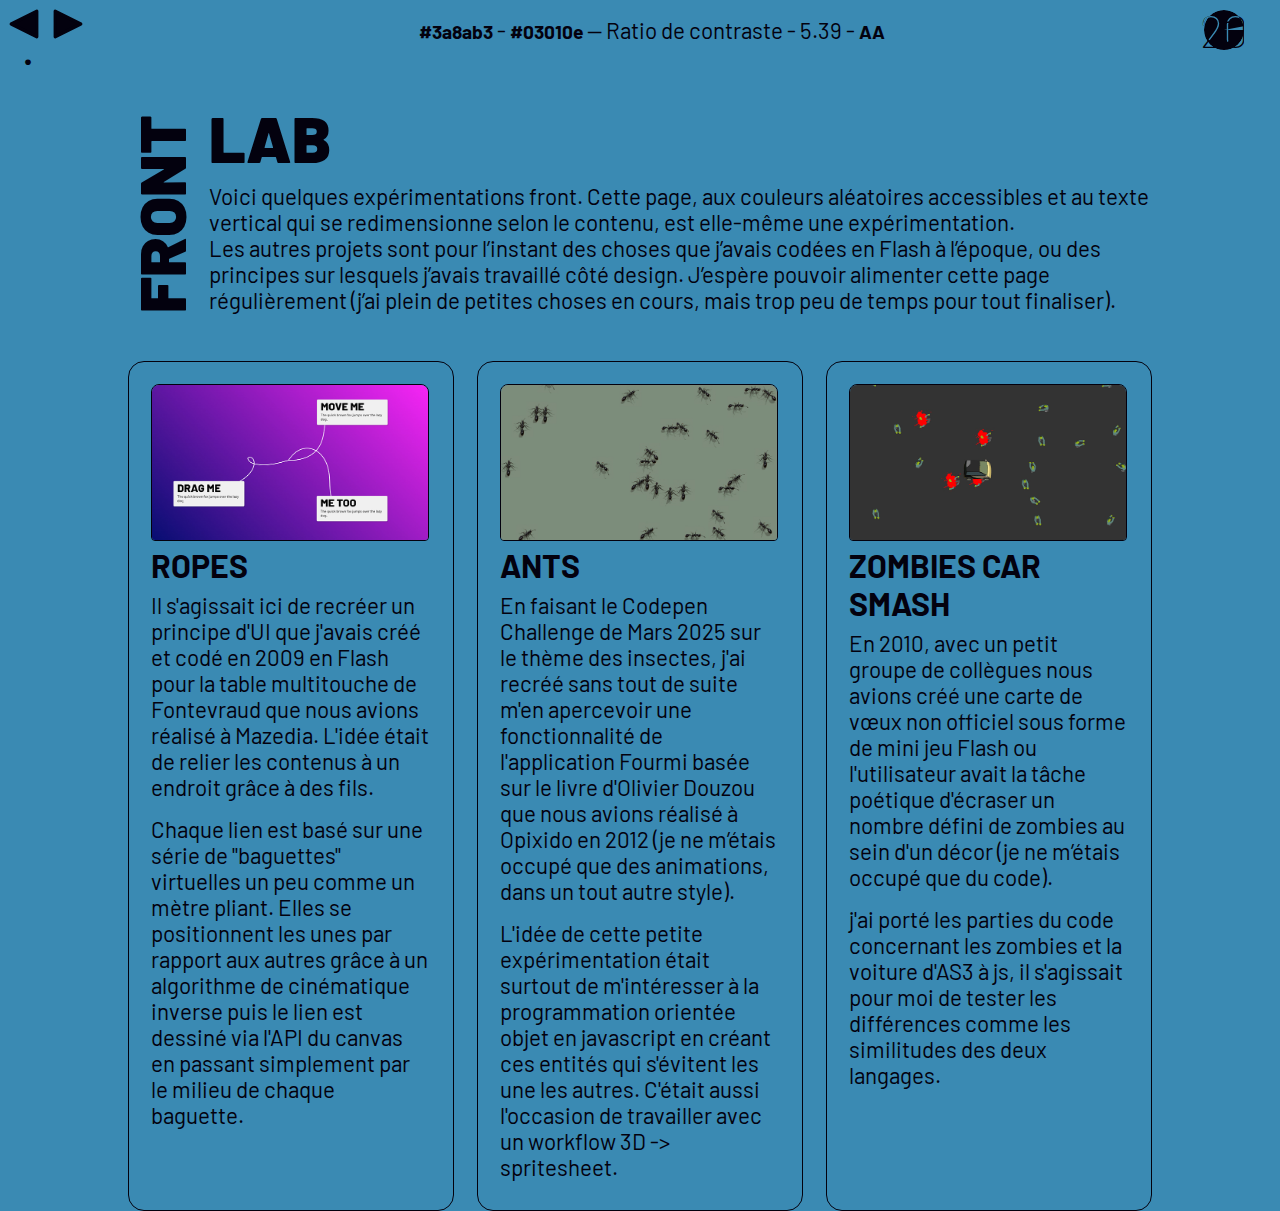
<file: index.html>
<!DOCTYPE html>
<html lang="en">
<head>
    <meta charset="UTF-8">
    <meta name="viewport" content="width=device-width, initial-scale=1.0">
    <title>Ghislain Gillet - Développeur full stack - portfolio</title>
    <link rel="stylesheet" href="resources/css/style.css">

    <meta name="viewport" content="width=device-width, initial-scale=1.0">
</head>
<body>
    <header>
      <p id="taille"></p>
        <div id="head">
          <div id="colorPlayer">
            <svg id="back" class="btns inactive" width="40" height="40" viewBox="0 0 50 50" fill="currentColor" stroke="currentColor" stroke-width="4" stroke-linecap="round" stroke-linejoin="round" xmlns="http://www.w3.org/2000/svg">
              <polygon points="36,4 36,36 4,20"  />
            </svg>
          
            <svg id="forward" class="btns" width="40" height="40" viewBox="0 0 50 50" fill="currentColor" stroke="currentColor" stroke-width="4" stroke-linecap="round" stroke-linejoin="round" xmlns="http://www.w3.org/2000/svg">
              <polygon points="4,4 4,36 36,20"  />
            </svg>
          
          </div>
          <p id="colors">#0faff6 - #191408 -- Ratio de contraste - 7.41 - AAA</p>
          
          <div id="countDown" class="btns">
            <span id="cd1">30</span>
              <svg id="pie">
                  <defs>
                      <mask class="progress"  id="circleMask">
                          <circle 
                              class="progress" 
                              cx="20" cy="20" r="10" 
                              fill="none"
                              stroke="white"
                              stroke-width="20"
                          /> 
                      </mask>
                    </defs>
              </svg>
              <div id="disk"></div>        
              <span id="cd2">30</span>
          </div>
        </div>

        <ul id="thmeesBtns" class="btns">
        </ul>
      </header>
      <main>
          <section id="presentation" class="marginTop-m">
            <div class="col">
              <h2 id="verticalText">FRONT</h2>
            </div>
            <div id="presentationContent">
              <!-- <h1><span id="firstname">GHISLAIN</span><span id="name">GILLET</span></h1> -->
              <h1>LAB</h1>
              <!-- <h1>EXPÉRIMENTATIONS</h1> -->
              
                <p class="marginTop-s">Voici quelques expérimentations front. Cette page, aux couleurs aléatoires accessibles et au texte vertical qui se redimensionne selon le contenu, est elle-même une expérimentation.</p>
                <p>Les autres projets sont pour l’instant des choses que j’avais codées en Flash à l’époque, ou des principes sur lesquels j’avais travaillé côté design. J’espère pouvoir alimenter cette page régulièrement (j’ai plein de petites choses en cours, mais trop peu de temps pour tout finaliser).

                  
                </p>    
             
            </div>
          </section>
          <section id="projets">
              <ul id="cardsContainer" class="marginTop-s">
                <li>
                  <a href="exp/ropes/">
                    <img src="resources/images/threads.jpg" >
                    <h3>ROPES</h3>
                    <p>Il s'agissait ici de recréer un principe d'UI que j'avais créé et codé en 2009 en Flash pour la table multitouche de Fontevraud que nous avions réalisé à Mazedia. L'idée était de relier les contenus à un endroit grâce à des fils.</p>
                    <p>Chaque lien est basé sur une série de "baguettes" virtuelles un peu comme un mètre pliant. Elles se positionnent les unes par rapport aux autres grâce à un algorithme de cinématique inverse puis le lien est dessiné via l'API du canvas en passant simplement par le milieu de chaque baguette.</p>
                  </a>
                </li>

                <li>
                  <a href="exp/ants/">
                  <img src="resources/images/ants.jpg" >
                  <h3>ANTS</h3>
                  <p>En faisant le Codepen Challenge de Mars 2025 sur le thème des insectes, j'ai recréé sans tout de suite m'en apercevoir une fonctionnalité de l'application Fourmi basée sur le livre d'Olivier Douzou que nous avions réalisé à Opixido en 2012 (je ne m’étais occupé que des animations, dans un tout autre style).</p>
                  <p>L'idée de cette petite expérimentation était surtout de m'intéresser à la programmation orientée objet en javascript en créant ces entités qui s'évitent les une les autres. C'était aussi l'occasion de travailler avec un workflow 3D -> spritesheet.</p>
                  </a>
                </li>

                <li>
                  <a href="exp/zombies/">
                    <img src="resources/images/zombies.jpg" >
                    <h3>ZOMBIES CAR SMASH</h3>
                    <p>En 2010, avec un petit groupe de collègues nous avions créé une carte de vœux non officiel sous forme de mini jeu Flash ou l'utilisateur avait la tâche poétique d'écraser un nombre défini de zombies au sein d'un décor (je ne m’étais occupé que du code).</p>
                    <p>j'ai porté les parties du code concernant les zombies et la voiture d'AS3 à js, il s'agissait pour moi de tester les différences comme les similitudes des deux langages.</p>
                  </a>
                </li>
              </ul>

          </section>
      <script type="module" src="./resources/js/main.js"></script>
</body>
</html>
</file>
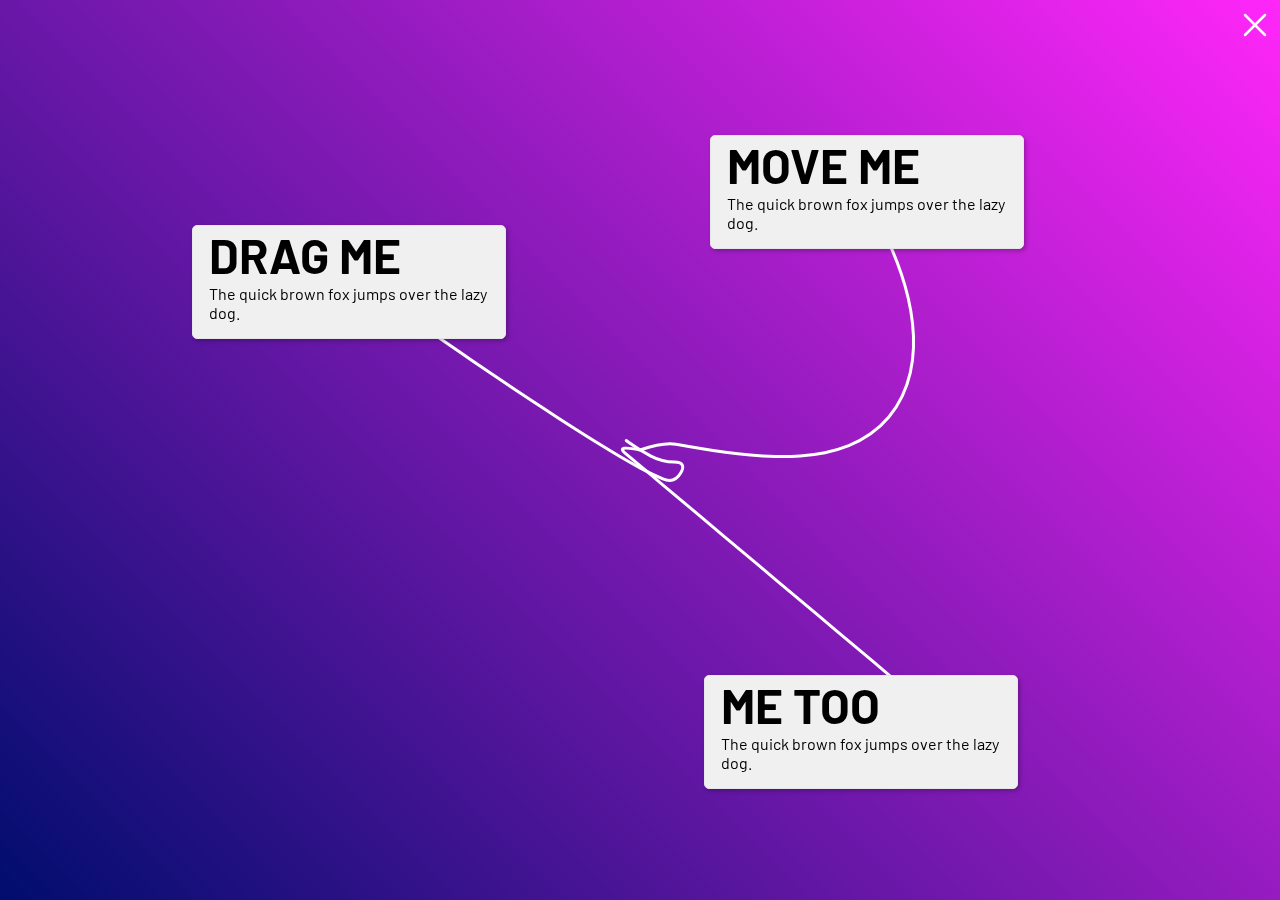
<file: exp/ropes/index.html>
<!DOCTYPE html>
<html lang="fr">
<head>
    <meta charset="UTF-8">
    <meta name="viewport" content="width=device-width, initial-scale=1.0">
    <title>Drag & Drop HTML avec Chaîne</title>
    <link href="style.css" rel="stylesheet" />
    
</head>
<body>
    <div onclick="history.back()"
        style="position:fixed; top:10px; right:10px; width:30px; height:30px; cursor:pointer; z-index:1000;">
        <svg viewBox="0 0 24 24" style="width:100%; height:100%;">
        <line x1="4" y1="4" x2="20" y2="20"
                style="stroke:white; stroke-width:2; stroke-linecap:round;" />
        <line x1="20" y1="4" x2="4" y2="20"
                style="stroke:white; stroke-width:2; stroke-linecap:round;" />
        </svg>
    </div>
    
    <canvas id="canvas"></canvas>

    <div id="draggable1" class="draggable-content">
        <h2>DRAG ME</h2>
        <p>The quick brown fox jumps over the lazy dog.</p>
    </div>
    <div id="draggable2" class="draggable-content">
        <h2>MOVE ME</h2>
        <p>The quick brown fox jumps over the lazy dog.</p>
    </div>
    <div id="draggable3" class="draggable-content">
        <h2>ME TOO</h2>
        <p>The quick brown fox jumps over the lazy dog.</p>
    </div>
    <script src="chain.js"></script>
</body>
</html>
</file>
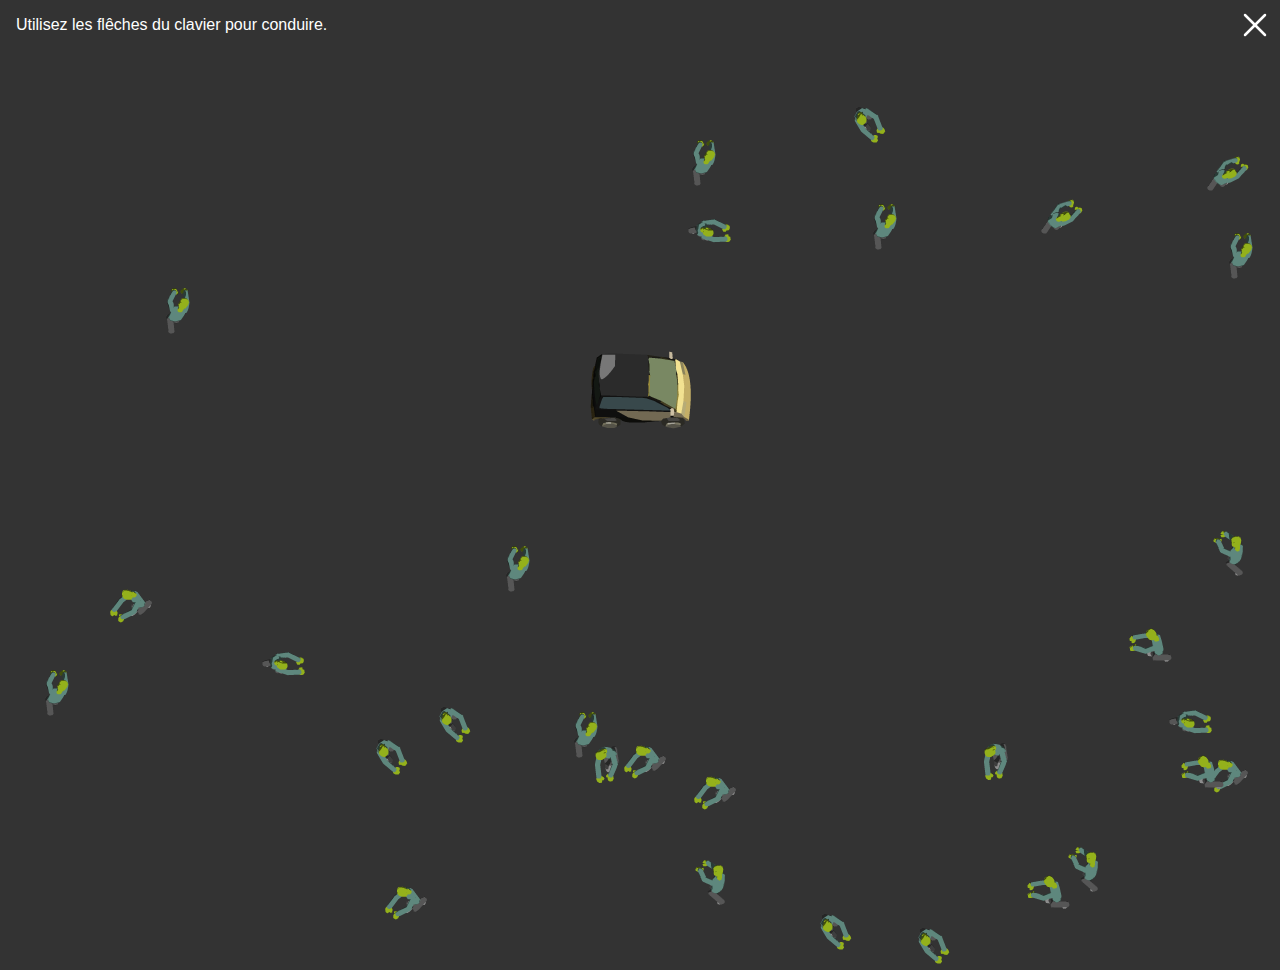
<file: exp/zombies/index.html>
<!DOCTYPE html>
<html lang="fr">
<head>
    <meta charset="UTF-8">
    <meta name="viewport" content="width=device-width, initial-scale=1.0">
    <title>Car Animation</title>
    <style>
        body {
            margin: 0;
            overflow: hidden;
            background-color: #333;
        }
        #car {
            position: absolute;
            top: 50%;
            left: 50%;
            transform: translate(-50%, -50%);
            width: 120px; 
            height: 120px;
            background-image: url('sprite_sheet.png');
            background-size: 960px 1080px;
            z-index: 10;
        }

        p{
            font-family: Arial, Helvetica, sans-serif;
            color: white;
            margin: 1rem;
        }
    </style>
</head>
<body>
  <div onclick="history.back()"
       style="position:fixed; top:10px; right:10px; width:30px; height:30px; cursor:pointer; z-index:1000;">
    <svg viewBox="0 0 24 24" style="width:100%; height:100%;">
      <line x1="4" y1="4" x2="20" y2="20"
            style="stroke:white; stroke-width:2; stroke-linecap:round;" />
      <line x1="20" y1="4" x2="4" y2="20"
            style="stroke:white; stroke-width:2; stroke-linecap:round;" />
    </svg>
  </div>

    <div id="zombi"></div>
    <div id="car"></div>
    <p>Utilisez les flêches du clavier pour conduire.</p>
    <script src="car.js"></script>
</body>
</html>
</file>
<file: resources/css/style.css>
@import url('https://fonts.googleapis.com/css2?family=Barlow:ital,wght@0,100;0,200;0,300;0,400;0,500;0,600;0,700;0,800;0,900;1,100;1,200;1,300;1,400;1,500;1,600;1,700;1,800;1,900&display=swap');
*{
    margin: 0;
    padding: 0;
    box-sizing: border-box;
}

:root {
    --color-bg: #ffffff;
    --color-text: #000000;
    --xs : 0.5rem;
    --s : 1rem;
    --m : 1.4rem;
    --l : 2rem;
    --xl : 3rem;
  }

  html, body{
    height: 100%;
  }


  body {
    font-family: "Barlow", sans-serif;
    background-color: var(--color-bg);
    color: var(--color-text);
    /* transition: background-color 2s ease, color 2s ease; */
    overflow-x :hidden; 
    display: flex;
    flex-direction: column;
    font-size: var(--m);
    font-weight:400;
}

*{
 transition: border-color 2s ease ,background-color 2s ease, color 2s ease, box-shadow 2s ease;

}


.marginTop-s{
  margin-top: var(--s);
}
.marginTop-m{
  margin-top: var(--m);
}
.marginTop-l{
  margin-top: var(--l);
}
.marginTop-xl{
  margin-top: var(--xl);
}

a,
a:visited,
a:hover,
a:active {
  text-decoration: none;
  color:var(--color-text)
}

::selection {
  color: var(--color-bg);
  background-color: var(--color-text);
}


header #head{
    width: calc(100vw - 20px - 1rem);
    margin: 0;
    display: flex;
    justify-content: space-between;
    align-items: center;
    flex-wrap: wrap;
    overflow: hidden;
}


#colorPlayer{
  padding: 0.5rem;
}

#thmeesBtns button {
  background: none;
  padding: 0.5rem;
  cursor: pointer;
  border: none;
  color: currentColor;
}

.btns {
  cursor: pointer;
}

.inactive{
  opacity: 0.25;
  cursor:default;
}

#thmeesBtns{
 margin-left: 1rem;
 margin-top: -1rem;
 margin-bottom: 1rem;
 margin: -1rem 0 1rem 1rem;
}

#thmeesBtns li{
  list-style: none; 
  margin-right: 0.5rem;
  display: inline;
}

.colorTxt{
    font-size: 1.2rem;
    font-weight: bold;
}

 #countDown{
    width: 20px;
    height: 20px;
 }


 #countDown > *{
    position: absolute;
 }



 #countDown {
  position: relative;
  width:40px;       
  height: 40px; 
}

@keyframes fadePingPong {
  from {
    opacity: 0.8;
  }
  to {
    opacity: 0.5;
  }
}

.fadeLoop {
  animation: fadePingPong 1s infinite alternate;
  animation-timing-function: ease-in-out;
}

/* p{
  font-size: 1.4rem;
  font-weight:400;
} */

#svg{
  display: inline;
  transform: rotate(90deg);
}

 #disk{
  width: 100%;
  height: 100%;
  background-color: var(--color-text); 
   border-radius: 20px;
   mask: url(#circleMask); -webkit-mask: url(#circleMask);

   /* transition: background-color 2s ease, color 2s ease; */
}


#cd1, #cd2 {
    position: absolute;
    transform: translate(-50%, -50%); 
    font-size: 2em;    
    text-align: center;
    font-weight: 100;
    top: calc(50% );
    left: 50%;

}

#cd1{
    color:var(--color-text);
}

#cd2{
    color:var(--color-bg);
    mask: url(#circleMask); -webkit-mask: url(#circleMask);
    /* transition: color 2s ease, color 2s ease; */
}

/* .col {
  grid-column: span 1;
  display: flex;
  justify-content: center;
  align-items: center;
  background-color: rgba(0, 0, 255, 0.1);
  border-right: 1px solid blue;
  overflow: visible;
  position: relative;
} */

main {
  flex:1;
  max-width: 1200px;
  width: 80%;
  margin: 0 auto;
}

/* 
#presProj{
  width: 100%;
  max-width: 1400px;
  display: flex;
  flex-wrap: wrap;
  justify-content: space-between;
  align-items: flex-end;
}

.col{
  width: calc(80px + 1rem);
} */


#presentation{
  display: flex;
  align-self: flex-start;
  /*width:40vw; 
  background-color: green; */
}

#textPres{/* 
  background-color: blue; */
  /* width:65%; *//* 
  background-color: red; *//* 
  margin-right: 10rem; */
}

#verticalText {
  display: inline-block; /* on évite block ici */
  transform: rotate(-90deg) translate(-100%);
  transform-origin: left top;
  white-space: nowrap;
  font-size:80px;
  line-height: 1;
  font-weight: 900;
  /* background-color: green; */
}

#presentationContent{
  /* background-color: red; */
}

h1{
  /* font-size: 8.1vw; */
  font-size: 4rem;
  /* max-width: 40vw; */
  /* background-color: red; */
  line-height: 0.9em;
  
  margin-top:-0.1em; 
  font-weight: 900;
}


.reverse{
  background-color: var(--color-text);
  color: var(--color-bg);
}

#projets{
   margin-top: var(--xl);
}

 #cardsContainer{
    display: grid;
    grid-template-columns: repeat(3, 1fr);
    gap: var(--m);
}

#cardsContainer li{
  display: inline-block;
  list-style: none;
  border: solid 1px var(--color-text);
  border-radius: var(--s);
  padding: var(--m);
  box-shadow: 0 0 0 var(--color-text);
  transition: transform 0.3s ease, box-shadow 0.3s ease, border 2s ease;
}

#cardsContainer li:hover{
  transform: translateY( calc(var(--m) * -1 )); /* translateX( 1px ) */
  box-shadow: -0 var(--m) 0 var(--color-text);
}

#cardsContainer li img{
  width: calc(100% - 2px);
  border-radius: var(--xs) var(--xs) 0.25rem 0.25rem;
  border: solid 1px var(--color-text);
}

#cardsContainer li p{
  padding: var(--xs) 0;
}



#cardsContainer li h3 {
  display: inline-block;     
  position: relative;        
  font-size: xx-large;
  margin-top: 0.05rem;
}

#cardsContainer li h3::after {
  content: "";
  position: absolute;
  left: 0;
  bottom: -4px;
  height: 4px;
  width: 100%;
  background-color: var(--color-text);
  transform: scaleX(0);
  transform-origin: left;
  transition: transform 0.3s ease, background-color 2s ease;
}

#cardsContainer li a:hover h3::after {
  transform: scaleX(1);
}

#cardsContainer li a:hover h3 {
  color: var(--color-text); /* Si tu veux changer la couleur aussi */
}


@media screen and (max-width: 1200px) {
   #cardsContainer{
   
    grid-template-columns: repeat(2, 1fr);
   
   }

   main {
    max-width: 80%;
  }
}

@media screen and (max-width: 1000px) {
   #cardsContainer{
   
    grid-template-columns: repeat(1, 1fr);
   
   }

   main {
    max-width: 90%;
  }
}
</file>
<file: exp/ropes/style.css>
@import url('https://fonts.googleapis.com/css2?family=Barlow:wght@400;800&display=swap');
        
body, html {
    margin: 0;
    padding: 0;

    background: linear-gradient(45deg, #000d6e, #ff26f9);
    min-height: 100%;
    width:100%;
    height:100%;
    font-family: "Barlow";  
}
canvas {
    display: block;
}

.draggable-content {
    position: absolute;
    padding: 0 1em 1em 1em;
    background-color: #f0f0f0;
    border: 1px solid #e6e6e6;
    border-radius: 5px;
    cursor: grab;
    user-select: none;
    width:280px;
    filter: drop-shadow(2px 2px 2px rgba(0, 0, 0, 0.25));
}

.draggable-content h2 {
    margin: 0;
    padding: 0;
    font-size: 3em;
}
.draggable-content p {
    margin: 0;
    font-size: 1em;
}

#draggable1{
    left:15%;
    top:25%;
}

#draggable2{
   right:20%;
    top:15%;
}

#draggable3
{
   left:55%;
   top:75%;
}
</file>
